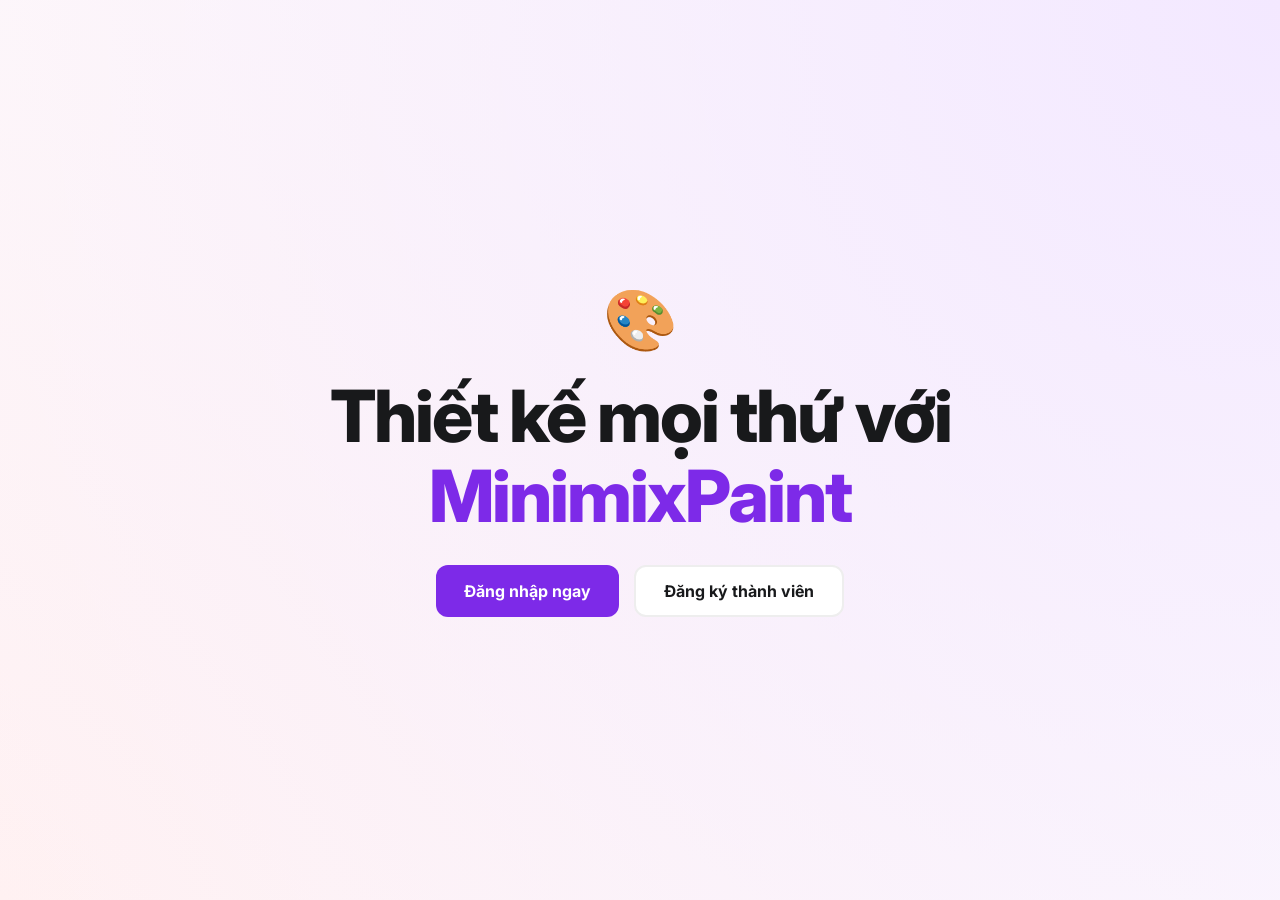
<file: index.html>
<!DOCTYPE html>
<html lang="vi">
<head>
    <meta charset="UTF-8">
    <title>MinimixPaint - Chào mừng</title>
    <link rel="stylesheet" href="style.css">
</head>
<body class="hero-page">
    <div style="font-size: 60px; margin-bottom: 20px;">🎨</div>
    <h1 class="hero-title">Thiết kế mọi thứ với <br><span>MinimixPaint</span></h1>
    
    <div id="cta-group">
        <!-- JS sẽ tự động đổ nút vào đây -->
    </div>

    <script src="app.js"></script>
    <script>
        // Logic hiển thị nút dựa trên trạng thái đăng nhập
        const user = localStorage.getItem('currentUser');
        const cta = document.getElementById('cta-group');
        
        if(user) {
            cta.innerHTML = `
                <p style="margin-bottom:25px; font-size: 18px;">Chào mừng họa sĩ, <b>${user}</b>!</p>
                <div style="display:flex; gap:15px">
                    <a href="paint.html" class="btn-pro btn-primary" style="width:auto">Vào bảng vẽ</a>
                    <a href="gallery.html" class="btn-pro btn-outline">Thư viện</a>
                    <button onclick="Auth.logout()" class="btn-pro btn-outline" style="color:#ff4757">Đăng xuất</button>
                </div>
            `;
        } else {
            cta.innerHTML = `
                <div style="display:flex; gap:15px">
                    <a href="login.html" class="btn-pro btn-primary" style="width:auto">Đăng nhập ngay</a>
                    <a href="register.html" class="btn-pro btn-outline">Đăng ký thành viên</a>
                </div>
            `;
        }
    </script>
</body>
</html>
</file>
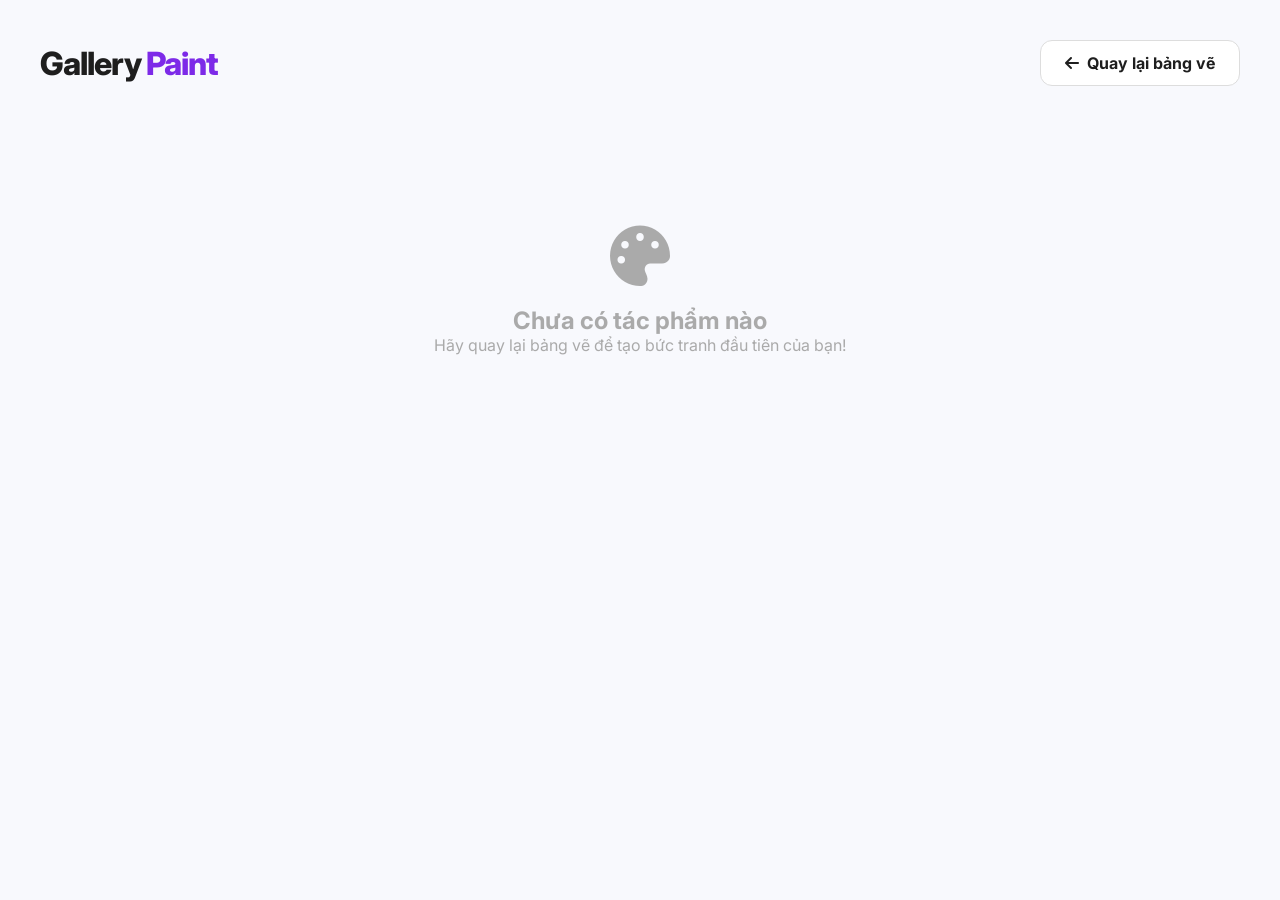
<file: gallery.html>
<!DOCTYPE html>
<html lang="vi">
<head>
    <meta charset="UTF-8">
    <meta name="viewport" content="width=device-width, initial-scale=1.0">
    <title>Thư viện tranh | Minimix Paint</title>
    <link rel="stylesheet" href="https://cdnjs.cloudflare.com/ajax/libs/font-awesome/6.4.2/css/all.min.css">
    <style>
        @import url('https://fonts.googleapis.com/css2?family=Inter:wght@400;600;800&display=swap');
        
        :root {
            --primary: #7d2ae8;
            --danger: #ff4757;
            --bg: #f8f9fd;
        }

        * { margin: 0; padding: 0; box-sizing: border-box; font-family: 'Inter', sans-serif; }

        body { background: var(--bg); padding: 40px 20px; color: #1e1e1e; }

        .container { max-width: 1200px; margin: auto; }

        /* Header Thư viện */
        .gallery-header {
            display: flex;
            justify-content: space-between;
            align-items: center;
            margin-bottom: 40px;
        }

        .gallery-header h1 { font-size: 32px; font-weight: 800; letter-spacing: -1px; }
        .gallery-header h1 span { color: var(--primary); }

        .btn-back {
            text-decoration: none;
            background: white;
            color: #1e1e1e;
            padding: 12px 24px;
            border-radius: 12px;
            font-weight: 700;
            border: 1px solid #ddd;
            transition: 0.3s;
            display: flex;
            align-items: center;
            gap: 8px;
        }
        .btn-back:hover { border-color: var(--primary); color: var(--primary); }

        /* Lưới hiển thị tranh */
        .gallery-grid {
            display: grid;
            grid-template-columns: repeat(auto-fill, minmax(300px, 1fr));
            gap: 30px;
        }

        /* Thẻ tranh Pro */
        .art-card {
            background: white;
            border-radius: 24px;
            overflow: hidden;
            box-shadow: 0 10px 30px rgba(0,0,0,0.05);
            transition: 0.3s;
            border: 1px solid rgba(0,0,0,0.02);
            display: flex;
            flex-direction: column;
        }
        .art-card:hover { transform: translateY(-8px); box-shadow: 0 20px 40px rgba(0,0,0,0.1); }

        .art-card img {
            width: 100%;
            height: 220px;
            object-fit: contain;
            background: #f1f1f1;
            border-bottom: 1px solid #eee;
        }

        .art-info { padding: 20px; }
        .art-info h3 { font-size: 16px; margin-bottom: 5px; color: #333; }
        .art-info p { font-size: 12px; color: #888; margin-bottom: 15px; }

        /* Nhóm nút bấm dưới thẻ */
        .card-actions {
            display: grid;
            grid-template-columns: 1fr 1fr;
            gap: 10px;
        }

        .btn-card {
            padding: 10px;
            border-radius: 10px;
            border: none;
            font-weight: 700;
            font-size: 13px;
            cursor: pointer;
            transition: 0.2s;
            display: flex;
            align-items: center;
            justify-content: center;
            gap: 6px;
        }

        .btn-continue { background: var(--primary); color: white; }
        .btn-continue:hover { background: #6610f2; }

        .btn-delete { background: #fff5f5; color: var(--danger); border: 1px solid #ffebeb; }
        .btn-delete:hover { background: var(--danger); color: white; }

        /* Trạng thái trống */
        .empty-state {
            grid-column: 1 / -1;
            text-align: center;
            padding: 100px 0;
            color: #aaa;
        }
        .empty-state i { font-size: 60px; margin-bottom: 20px; }
    </style>
</head>
<body>

    <div class="container">
        <header class="gallery-header">
            <h1>Gallery <span>Paint</span></h1>
            <a href="paint.html" class="btn-back"><i class="fas fa-arrow-left"></i> Quay lại bảng vẽ</a>
        </header>

        <div class="gallery-grid" id="galleryGrid">
            <!-- Tranh sẽ được JS đổ vào đây -->
        </div>
    </div>

    <script>
        // Hàm hiển thị danh sách tranh
        function renderGallery() {
            const grid = document.getElementById("galleryGrid");
            const gallery = JSON.parse(localStorage.getItem("paintGallery") || "[]");
            const user = localStorage.getItem("currentUser");

            // Lọc tranh của đúng người dùng đang đăng nhập
            const myArt = gallery.filter(item => item.user === user);

            if (myArt.length === 0) {
                grid.innerHTML = `
                    <div class="empty-state">
                        <i class="fas fa-palette"></i>
                        <h2>Chưa có tác phẩm nào</h2>
                        <p>Hãy quay lại bảng vẽ để tạo bức tranh đầu tiên của bạn!</p>
                    </div>
                `;
                return;
            }

            // Đổ dữ liệu vào giao diện
            grid.innerHTML = myArt.map(item => `
                <div class="art-card">
                    <img src="${item.image}" alt="Minimix Art">
                    <div class="art-info">
                        <h3>Bản vẽ của ${item.user}</h3>
                        <p><i class="far fa-clock"></i> ${item.date}</p>
                        
                        <div class="card-actions">
                            <button class="btn-card btn-continue" onclick="continueDrawing('${item.id}')">
                                <i class="fas fa-edit"></i> Vẽ tiếp
                            </button>
                            <button class="btn-card btn-delete" onclick="deleteArt('${item.id}')">
                                <i class="fas fa-trash-alt"></i> Xóa
                            </button>
                        </div>
                    </div>
                </div>
            `).join('');
        }

        // HÀM XÓA TRANH
        function deleteArt(id) {
            // Hiển thị hộp thoại xác nhận chuyên nghiệp
            if (confirm("Bạn có chắc chắn muốn XÓA VĨNH VIỄN bức tranh này không?")) {
                let gallery = JSON.parse(localStorage.getItem("paintGallery") || "[]");
                
                // Lọc bỏ bức tranh có ID trùng khớp
                gallery = gallery.filter(item => item.id != id);
                
                // Lưu lại mảng mới vào localStorage
                localStorage.setItem("paintGallery", JSON.stringify(gallery));
                
                // Cập nhật lại giao diện ngay lập tức
                renderGallery();
            }
        }

        // Hàm vẽ tiếp
        function continueDrawing(id) {
            const gallery = JSON.parse(localStorage.getItem("paintGallery") || "[]");
            const art = gallery.find(item => item.id == id);
            if (art) {
                localStorage.setItem("editingArt", art.image);
                window.location.href = "paint.html";
            }
        }

        // Chạy khi trang web tải xong
        window.onload = renderGallery;
    </script>
</body>
</html>
</file>
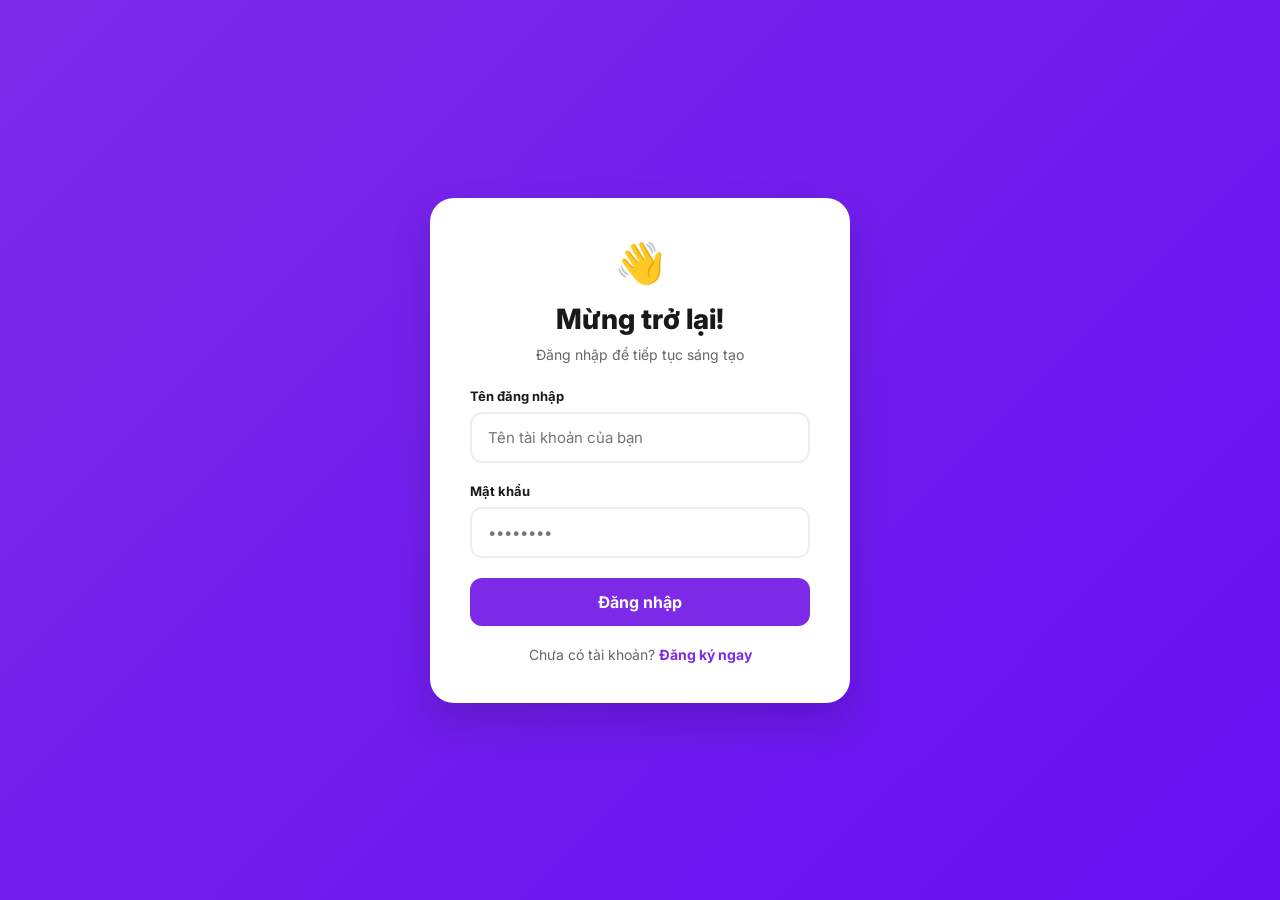
<file: login.html>
<!DOCTYPE html>
<html lang="vi">
<head>
    <meta charset="UTF-8">
    <title>Đăng nhập | MinimixPaint</title>
    <link rel="stylesheet" href="style.css">
</head>
<body class="auth-page">
    <div class="auth-card">
        <div style="font-size: 40px; margin-bottom: 15px;">👋</div>
        <h2>Mừng trở lại!</h2>
        <p>Đăng nhập để tiếp tục sáng tạo</p>
        
        <div class="input-group">
            <label>Tên đăng nhập</label>
            <input type="text" id="u" placeholder="Tên tài khoản của bạn">
        </div>
        
        <div class="input-group">
            <label>Mật khẩu</label>
            <input type="password" id="p" placeholder="••••••••">
        </div>
        
        <button class="btn-pro btn-primary" onclick="Auth.login(document.getElementById('u').value, document.getElementById('p').value)">Đăng nhập</button>
        
        <div class="auth-link">
            Chưa có tài khoản? <a href="register.html">Đăng ký ngay</a>
        </div>
    </div>
    <script src="app.js"></script>
</body>
</html>
</file>
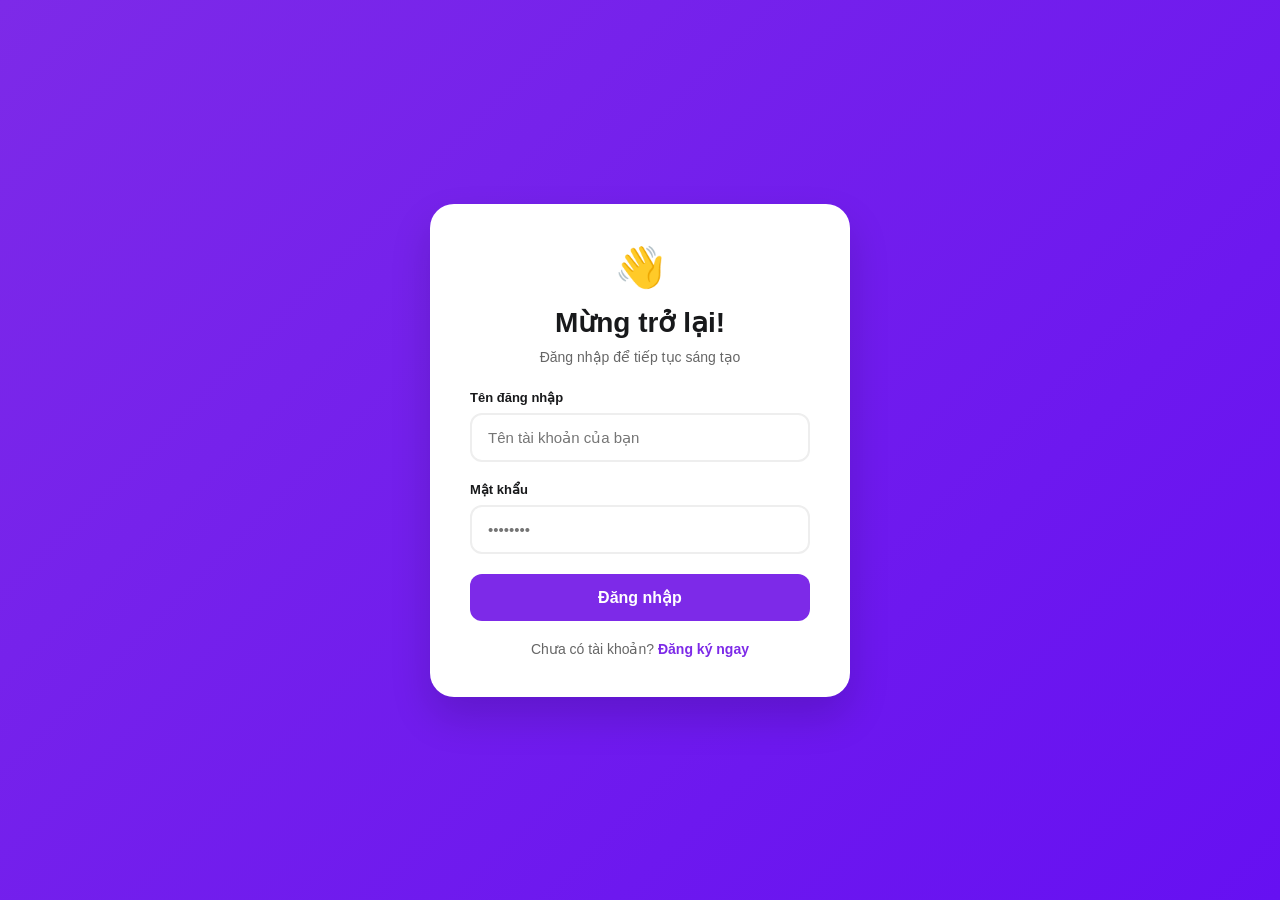
<file: paint.html>
<!DOCTYPE html>
<html lang="vi">
<head>
    <meta charset="UTF-8">
    <meta name="viewport" content="width=device-width, initial-scale=1.0">
    <title>Minimix Paint | Workspace</title>
    <link rel="stylesheet" href="https://cdnjs.cloudflare.com/ajax/libs/font-awesome/6.4.2/css/all.min.css">
    <link rel="stylesheet" href="style.css">
</head>
<body>

    <header class="topbar">
        <a href="index.html" class="logo">🎨 Minimix<b>Paint</b></a>
        
        <div class="config-panel">
            <div class="config-item"><input type="color" id="colorPicker" value="#000000"></div>
            <div class="config-item">
                <i class="fas fa-pen-nib"></i>
                <input type="range" id="sizeSlider" min="1" max="100" value="5">
                <span id="sizeVal">5</span>
            </div>
            <div class="config-item">
                <i class="fas fa-droplet"></i>
                <input type="range" id="opacitySlider" min="1" max="100" value="100">
            </div>
            <button class="btn-icon-top" onclick="undo()" title="Hoàn tác (Ctrl+Z)"><i class="fas fa-rotate-left"></i></button>
            <button class="btn-icon-top" onclick="toggleGrid()" title="Bật/Tắt Lưới"><i class="fas fa-table-cells"></i></button>
        </div>

        <div style="display:flex; gap:10px;">
            <button class="btn-main" style="background:#27ae60" onclick="downloadImage()" title="Tải về máy"><i class="fas fa-download"></i></button>
            <button class="btn-main" onclick="saveToGalleryBtn()">Lưu Gallery</button>
            <button onclick="handleExit()" style="background:none; border:none; color:#ff4757; cursor:pointer; font-weight:700; padding: 0 10px;">Thoát</button>
        </div>
    </header>

    <!-- Toolbar cho chữ -->
    <div id="text-toolbar" class="text-floating-bar">
        <select id="font-family">
            <option value="Arial">Arial</option>
            <option value="Inter" selected>Inter</option>
            <option value="Courier New">Courier New</option>
            <option value="Times New Roman">Times New Roman</option>
        </select>
        <select id="font-size">
            <option value="20">20px</option>
            <option value="32">32px</option>
            <option value="48" selected>48px</option>
            <option value="72">72px</option>
            <option value="100">100px</option>
        </select>
        <button class="btn-main" style="padding:5px 10px" onclick="finishText()">Xong</button>
    </div>

    <div class="app-body">
        <aside class="sidebar">
            <div class="tool-section">
                <h4>Công cụ vẽ</h4>
                <div class="tool-grid">
                    <button class="tool-btn active" data-tool="brush"><i class="fas fa-paint-brush"></i>Cọ vẽ</button>
                    <button class="tool-btn" data-tool="spray"><i class="fas fa-spray-can"></i>Phun sơn</button>
                    <button class="tool-btn" data-tool="eraser"><i class="fas fa-eraser"></i>Tẩy</button>
                    <button class="tool-btn" data-tool="fill"><i class="fas fa-fill-drip"></i>Đổ màu</button>
                    <button class="tool-btn" data-tool="picker"><i class="fas fa-eye-dropper"></i>Hút màu</button>
                    <button class="tool-btn" data-tool="text"><i class="fas fa-font"></i>Chữ</button>
                </div>
                <div class="recent-colors" id="recentColors"></div>
            </div>

            <div class="tool-section">
                <h4>Hình khối</h4>
                <div class="tool-grid">
                    <button class="tool-btn" data-tool="line"><i class="fas fa-slash"></i>Đường kẻ</button>
                    <button class="tool-btn" data-tool="rect"><i class="far fa-square"></i>Chữ nhật</button>
                    <button class="tool-btn" data-tool="circle"><i class="far fa-circle"></i>Hình tròn</button>
                    <button class="tool-btn" data-tool="poly"><i class="fas fa-draw-polygon"></i>Đa giác</button>
                </div>
            </div>

            <div class="tool-section">
                <h4>Bộ lọc ảnh</h4>
                <button class="btn-filter" onclick="applyFilter('gray')">Trắng đen</button>
                <button class="btn-filter" onclick="applyFilter('invert')">Đảo ngược màu</button>
                <button class="btn-filter" onclick="applyFilter('sepia')">Hoài cổ (Sepia)</button>
            </div>

            <button class="btn-main" onclick="clearCanvas()" style="background:#333; color:#ff4757; margin-top:auto;">
                <i class="fas fa-trash-alt"></i> XÓA SẠCH BẢNG
            </button>
        </aside>

        <main class="workspace">
            <div class="canvas-holder">
                <canvas id="mainCanvas"></canvas>
                <canvas id="tempCanvas"></canvas>
                <canvas id="gridCanvas"></canvas>
                <input type="text" id="textInput" placeholder="Nhập chữ tại đây...">
            </div>
        </main>
    </div>

    <script src="paint.js"></script>
</body>
</html>

<script>
(function(){if(!window.chatbase||window.chatbase("getState")!=="initialized"){window.chatbase=(...arguments)=>{if(!window.chatbase.q){window.chatbase.q=[]}window.chatbase.q.push(arguments)};window.chatbase=new Proxy(window.chatbase,{get(target,prop){if(prop==="q"){return target.q}return(...args)=>target(prop,...args)}})}const onLoad=function(){const script=document.createElement("script");script.src="https://www.chatbase.co/embed.min.js";script.id="bQYukVmArP7OR1nlEaLM0";script.domain="www.chatbase.co";document.body.appendChild(script)};if(document.readyState==="complete"){onLoad()}else{window.addEventListener("load",onLoad)}})();
</script>
</file>
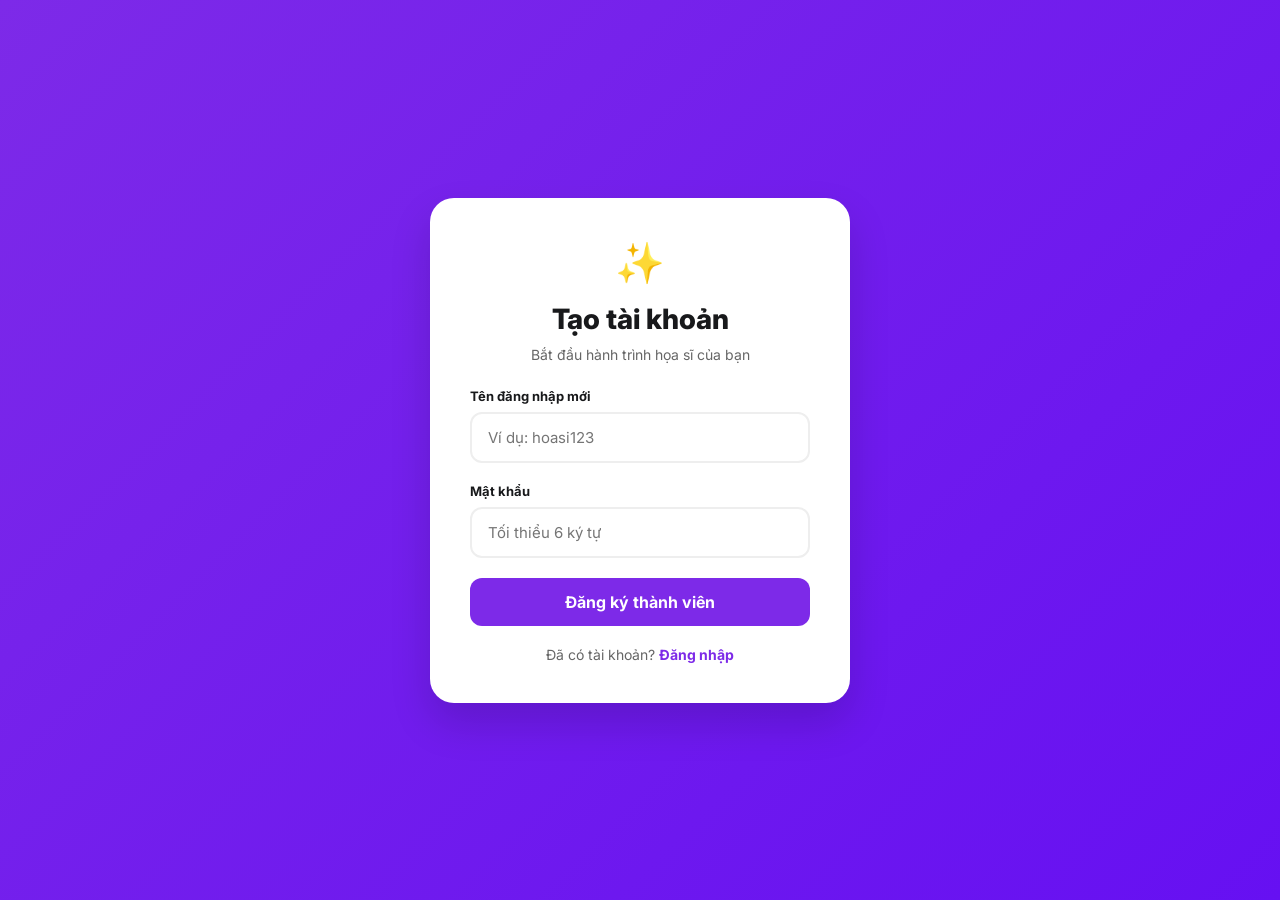
<file: register.html>
<!DOCTYPE html>
<html lang="vi">
<head>
    <meta charset="UTF-8">
    <title>Đăng ký | MinimixPaint</title>
    <link rel="stylesheet" href="style.css">
</head>
<body class="auth-page">
    <div class="auth-card">
        <div style="font-size: 40px; margin-bottom: 15px;">✨</div>
        <h2>Tạo tài khoản</h2>
        <p>Bắt đầu hành trình họa sĩ của bạn</p>
        
        <div class="input-group">
            <label>Tên đăng nhập mới</label>
            <input type="text" id="reg-u" placeholder="Ví dụ: hoasi123">
        </div>
        
        <div class="input-group">
            <label>Mật khẩu</label>
            <input type="password" id="reg-p" placeholder="Tối thiểu 6 ký tự">
        </div>
        
        <button class="btn-pro btn-primary" onclick="Auth.register(document.getElementById('reg-u').value, document.getElementById('reg-p').value)">Đăng ký thành viên</button>
        
        <div class="auth-link">
            Đã có tài khoản? <a href="login.html">Đăng nhập</a>
        </div>
    </div>
    <script src="app.js"></script>
</body>
</html>
</file>
<file: style.css>
@import url('https://fonts.googleapis.com/css2?family=Inter:wght@400;600;700;800&display=swap');

:root {
    --primary: #7d2ae8;
    --primary-hover: #6610f2;
    --dark: #18191b;
    --bg: #e9eaed;
    --side-w: 260px;
    --success: #27ae60;
}

* { margin: 0; padding: 0; box-sizing: border-box; font-family: 'Inter', sans-serif; }

body { height: 100vh; display: flex; flex-direction: column; background: var(--bg); overflow: hidden; }

/* --- Topbar --- */
.topbar { 
    height: 64px; background: white; border-bottom: 1px solid #ddd; 
    display: flex; align-items: center; justify-content: space-between; 
    padding: 0 20px; z-index: 100; 
}
.logo { color: var(--primary); font-weight: 800; font-size: 20px; cursor: pointer; text-decoration: none; }
.logo b { color: #333; }

.config-panel { display: flex; align-items: center; gap: 15px; background: #f1f2f6; padding: 6px 15px; border-radius: 40px; }
.config-item { display: flex; align-items: center; gap: 8px; font-size: 12px; font-weight: 600; }

input[type="color"] { border: none; width: 25px; height: 25px; cursor: pointer; background: none; }
input[type="range"] { cursor: pointer; accent-color: var(--primary); width: 70px; }

.btn-icon-top { 
    width: 34px; height: 34px; border-radius: 10px; border: 1px solid #ddd; 
    background: white; cursor: pointer; display: flex; align-items: center; 
    justify-content: center; transition: 0.2s; 
}
.btn-icon-top:hover { background: var(--primary); color: white; border-color: var(--primary); }

/* --- Floating Text Toolbar --- */
.text-floating-bar { 
    position: absolute; display: none; background: white; padding: 8px 15px; 
    border-radius: 12px; box-shadow: 0 10px 30px rgba(0,0,0,0.2); 
    z-index: 2000; align-items: center; gap: 8px; border: 1px solid #ddd; 
}
.text-floating-bar select { padding: 5px; border-radius: 6px; border: 1px solid #ddd; font-size: 12px; }

/* --- Layout --- */
.app-body { display: flex; flex: 1; height: calc(100vh - 64px); }

.sidebar { 
    width: var(--side-w); background: var(--dark); color: white; 
    display: flex; flex-direction: column; padding: 15px; overflow-y: auto; 
}

.tool-section h4 { font-size: 10px; color: #666; text-transform: uppercase; margin: 15px 0 8px; letter-spacing: 1px; }

.tool-grid { display: grid; grid-template-columns: 1fr 1fr; gap: 8px; }

.tool-btn { 
    background: #2c2c2e; border: none; color: #a9abb0; padding: 10px 5px; 
    border-radius: 12px; cursor: pointer; display: flex; flex-direction: column; 
    align-items: center; gap: 5px; font-size: 10px; transition: 0.2s; 
}
.tool-btn i { font-size: 18px; }
.tool-btn.active { color: white; background: var(--primary); }
.tool-btn:hover:not(.active) { background: #3a3a3c; }

/* --- Recent Colors --- */
.recent-colors { display: flex; gap: 5px; margin-top: 5px; flex-wrap: wrap; }
.color-swatch { width: 22px; height: 22px; border-radius: 50%; cursor: pointer; border: 1px solid #444; }

/* --- Workspace --- */
.workspace { flex: 1; display: flex; align-items: center; justify-content: center; overflow: auto; padding: 40px; position: relative; }

.canvas-holder { position: relative; background: white; box-shadow: 0 20px 60px rgba(0,0,0,0.15); border-radius: 4px; line-height: 0; }

#mainCanvas { position: absolute; top: 0; left: 0; z-index: 1; }
#tempCanvas { position: relative; z-index: 2; cursor: crosshair; }
#gridCanvas { position: absolute; top:0; left:0; z-index: 3; pointer-events: none; opacity: 0.3; display: none; }

#textInput { 
    position: absolute; display: none; z-index: 1000; 
    border: 1px dashed var(--primary); background: transparent; 
    outline: none; padding: 5px; font-size: 20px;
}

/* --- Buttons --- */
.btn-main { background: var(--primary); color: white; border: none; padding: 10px 15px; border-radius: 8px; font-weight: 700; cursor: pointer; font-size: 13px; transition: 0.2s; }
.btn-main:hover { background: var(--primary-hover); }

.btn-filter { background: #444; color: white; font-size: 11px; padding: 8px; border-radius: 6px; border: none; cursor: pointer; transition: 0.2s; margin-bottom: 5px; width: 100%; }
.btn-filter:hover { background: #555; }

@import url('https://fonts.googleapis.com/css2?family=Inter:wght@400;600;700;800&display=swap');

:root {
    --primary: #7d2ae8;
    --primary-hover: #6610f2;
    --dark: #18191b;
    --bg: #f8f9fd;
    --text: #1e1e1e;
}

* { margin: 0; padding: 0; box-sizing: border-box; font-family: 'Inter', sans-serif; }

body { background: var(--bg); color: var(--text); }

@import url('https://fonts.googleapis.com/css2?family=Inter:wght@400;600;700;800&display=swap');

:root {
    --primary: #7d2ae8;
    --primary-hover: #6610f2;
    --dark: #18191b;
    --bg: #f8f9fd;
    --text: #1e1e1e;
}

* { margin: 0; padding: 0; box-sizing: border-box; font-family: 'Inter', sans-serif; }

body { background: var(--bg); color: var(--text); }

/* --- GIAO DIỆN TRANG CHỦ (INDEX) --- */
.hero-page {
    height: 100vh;
    display: flex;
    flex-direction: column;
    align-items: center;
    justify-content: center;
    text-align: center;
    background: radial-gradient(circle at top right, #f3e8ff, transparent), 
                radial-gradient(circle at bottom left, #fff1f2, transparent);
    background-color: white;
}

.hero-title {
    font-size: clamp(40px, 8vw, 72px);
    font-weight: 800;
    letter-spacing: -2px;
    line-height: 1.1;
    margin-bottom: 30px;
    color: var(--dark);
}

.hero-title span { color: var(--primary); }

/* --- GIAO DIỆN ĐĂNG NHẬP / ĐĂNG KÝ (AUTH) --- */
.auth-page {
    height: 100vh;
    display: flex;
    align-items: center;
    justify-content: center;
    background: linear-gradient(135deg, #7d2ae8 0%, #6610f2 100%);
}

.auth-card {
    background: white;
    padding: 40px;
    border-radius: 24px;
    box-shadow: 0 20px 40px rgba(0,0,0,0.15);
    width: 100%;
    max-width: 420px;
    text-align: center;
}

.auth-card h2 {
    font-size: 28px;
    font-weight: 800;
    margin-bottom: 10px;
    color: var(--dark);
}

.auth-card p { color: #666; margin-bottom: 25px; font-size: 14px; }

.input-group { text-align: left; margin-bottom: 20px; }
.input-group label {
    display: block;
    font-size: 13px;
    font-weight: 700;
    margin-bottom: 8px;
    color: var(--dark);
}

.input-group input {
    width: 100%;
    padding: 14px 16px;
    border: 2px solid #eee;
    border-radius: 12px;
    font-size: 15px;
    outline: none;
    transition: 0.3s;
}

.input-group input:focus {
    border-color: var(--primary);
    background: #fdfaff;
}

/* --- NÚT BẤM CHUNG (BUTTONS) --- */
.btn-pro {
    display: inline-flex;
    align-items: center;
    justify-content: center;
    padding: 14px 28px;
    border-radius: 12px;
    font-weight: 700;
    font-size: 16px;
    cursor: pointer;
    transition: 0.3s;
    text-decoration: none;
    border: none;
    gap: 10px;
}

.btn-primary {
    background: var(--primary);
    color: white;
    width: 100%; /* Dùng cho auth card */
}

.btn-primary:hover {
    background: var(--primary-hover);
    transform: translateY(-2px);
    box-shadow: 0 10px 20px rgba(125,42,232,0.2);
}

.btn-outline {
    background: white;
    color: var(--dark);
    border: 2px solid #eee;
}

.btn-outline:hover {
    border-color: var(--primary);
    color: var(--primary);
}

.auth-link {
    margin-top: 20px;
    font-size: 14px;
    color: #666;
}

.auth-link a {
    color: var(--primary);
    text-decoration: none;
    font-weight: 700;
}
</file>
